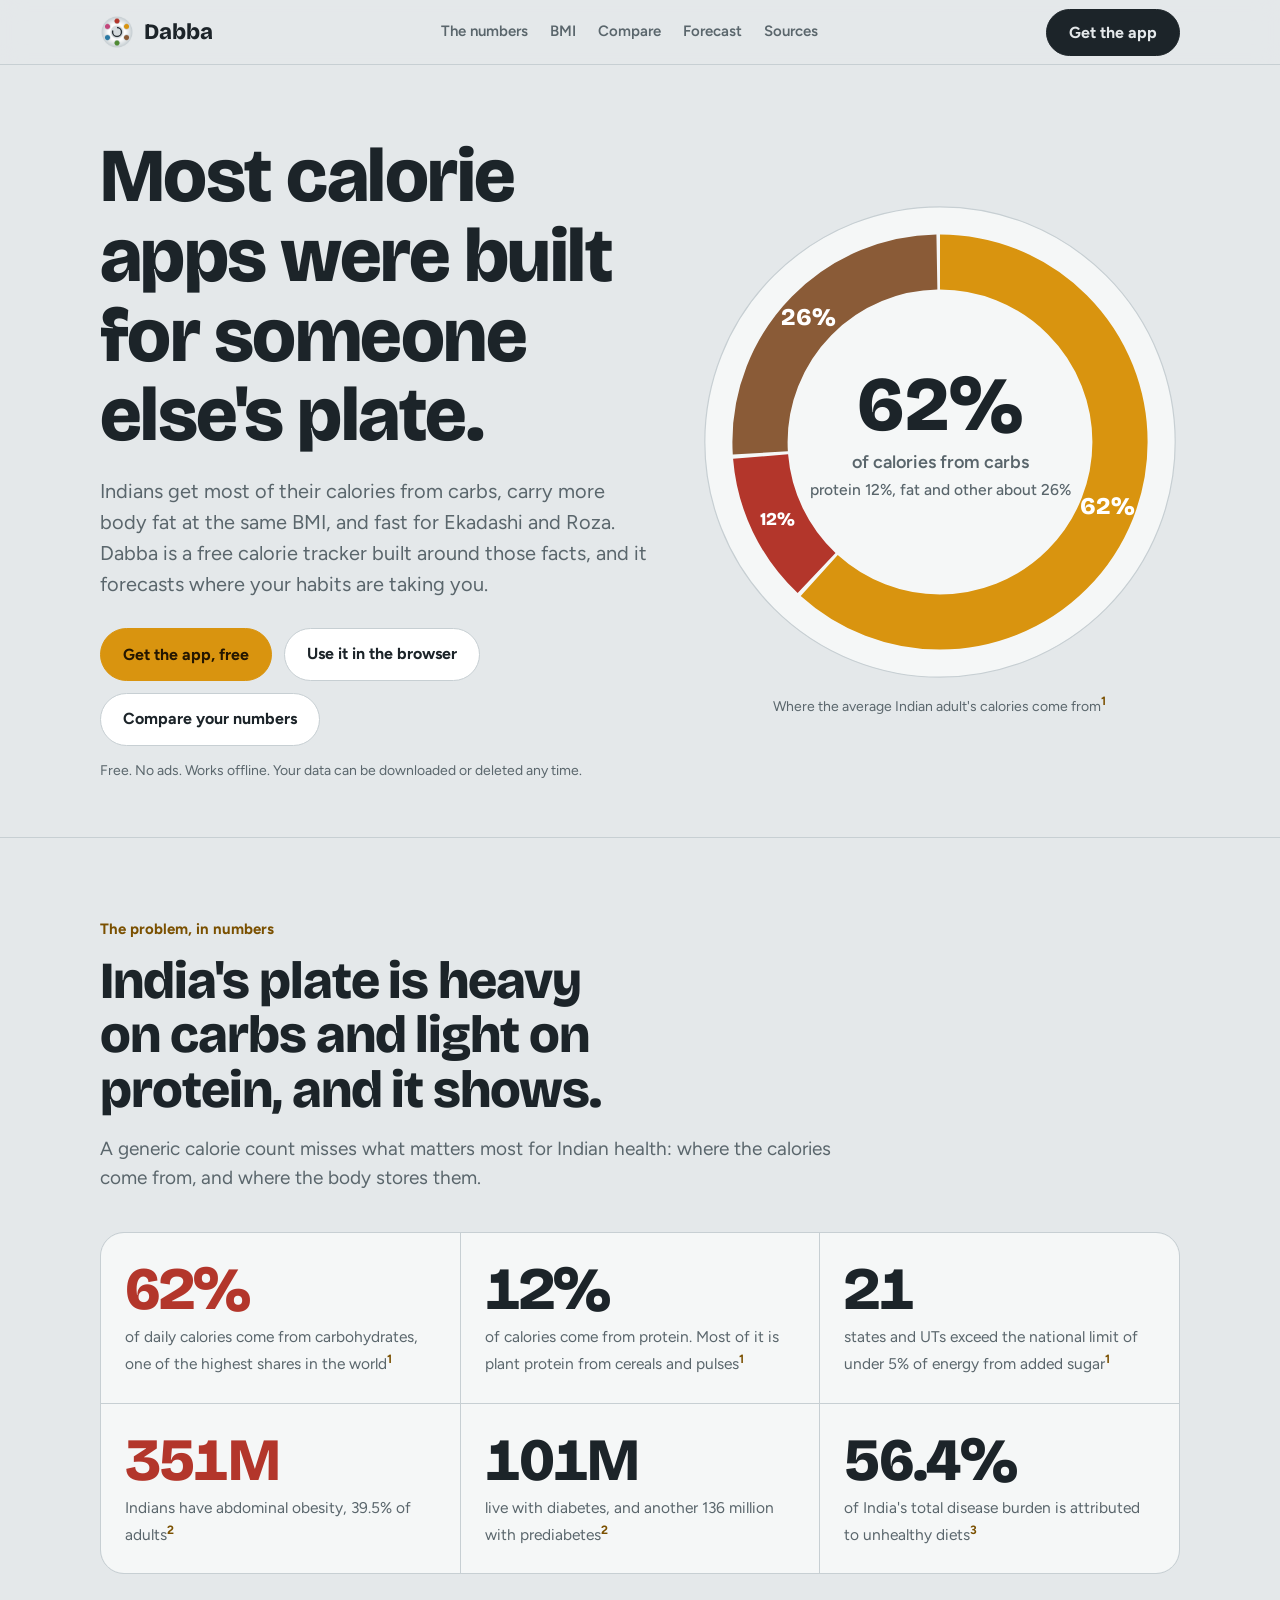
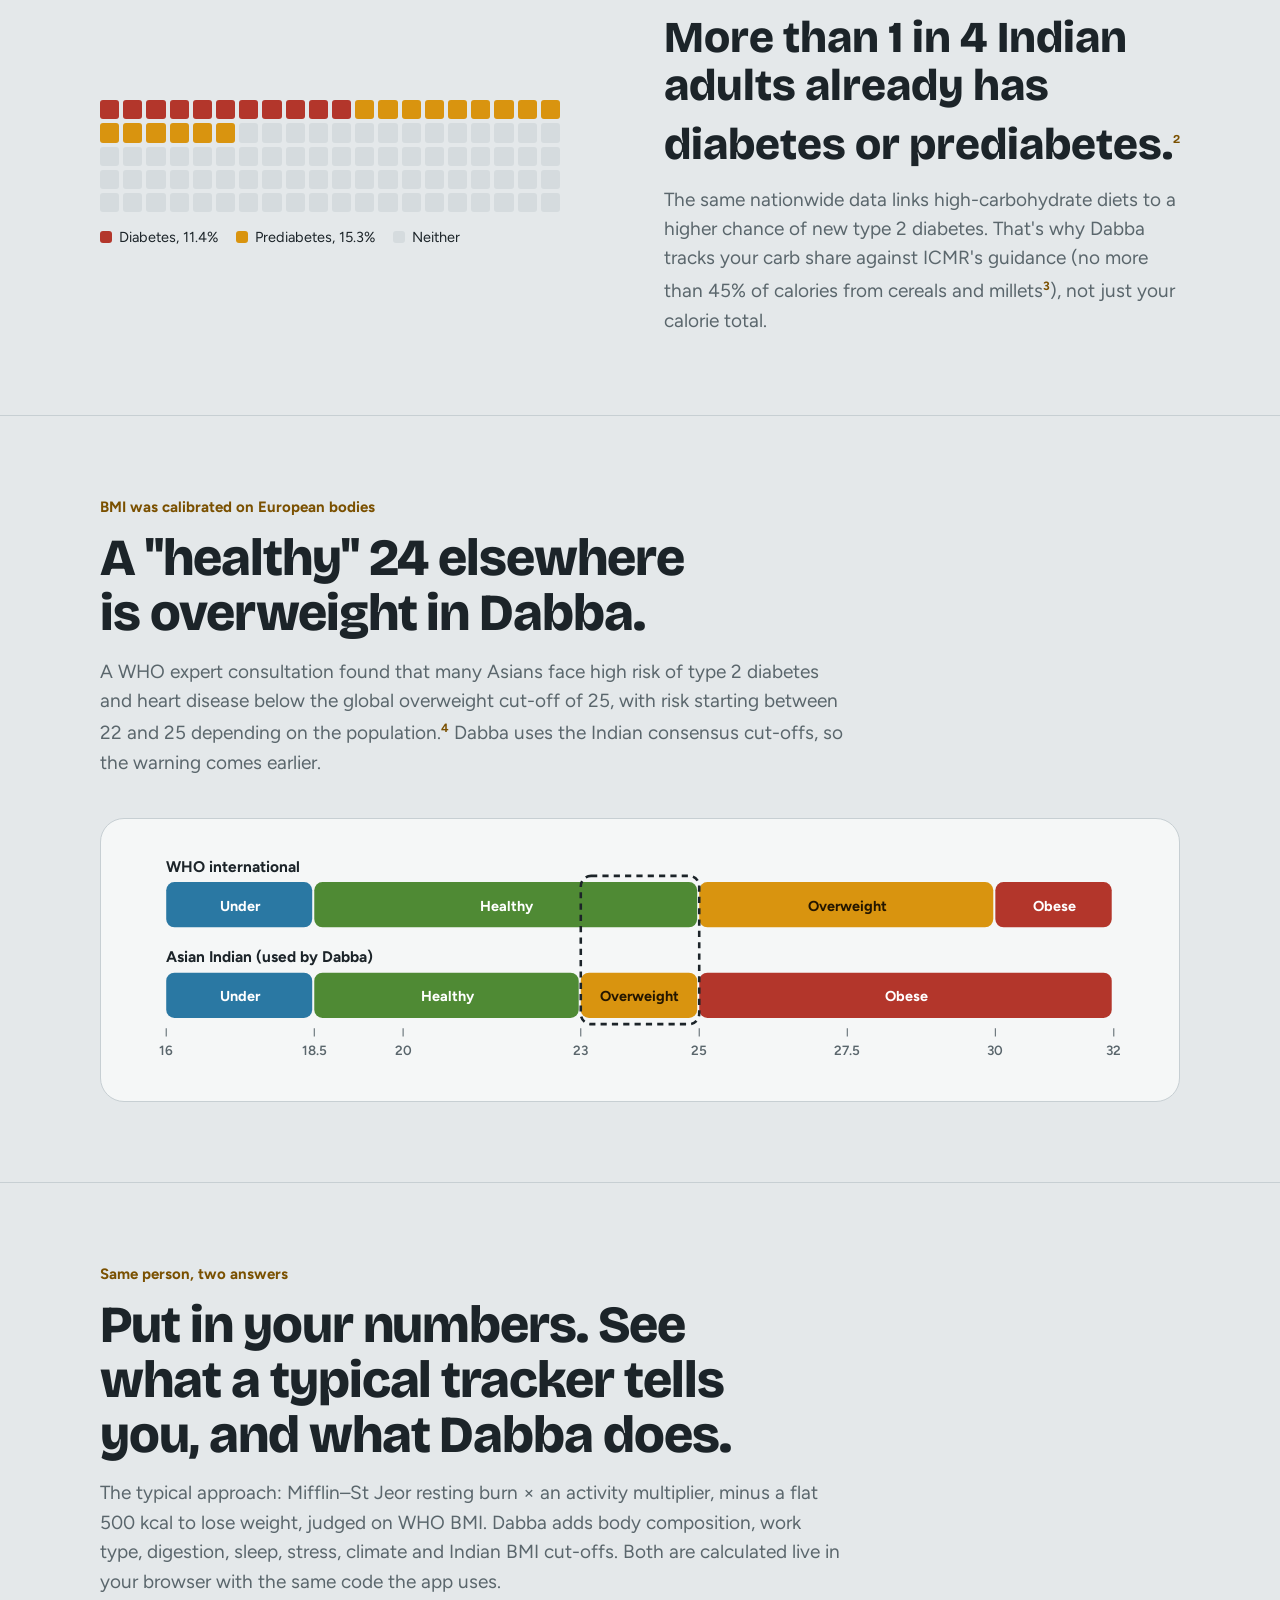
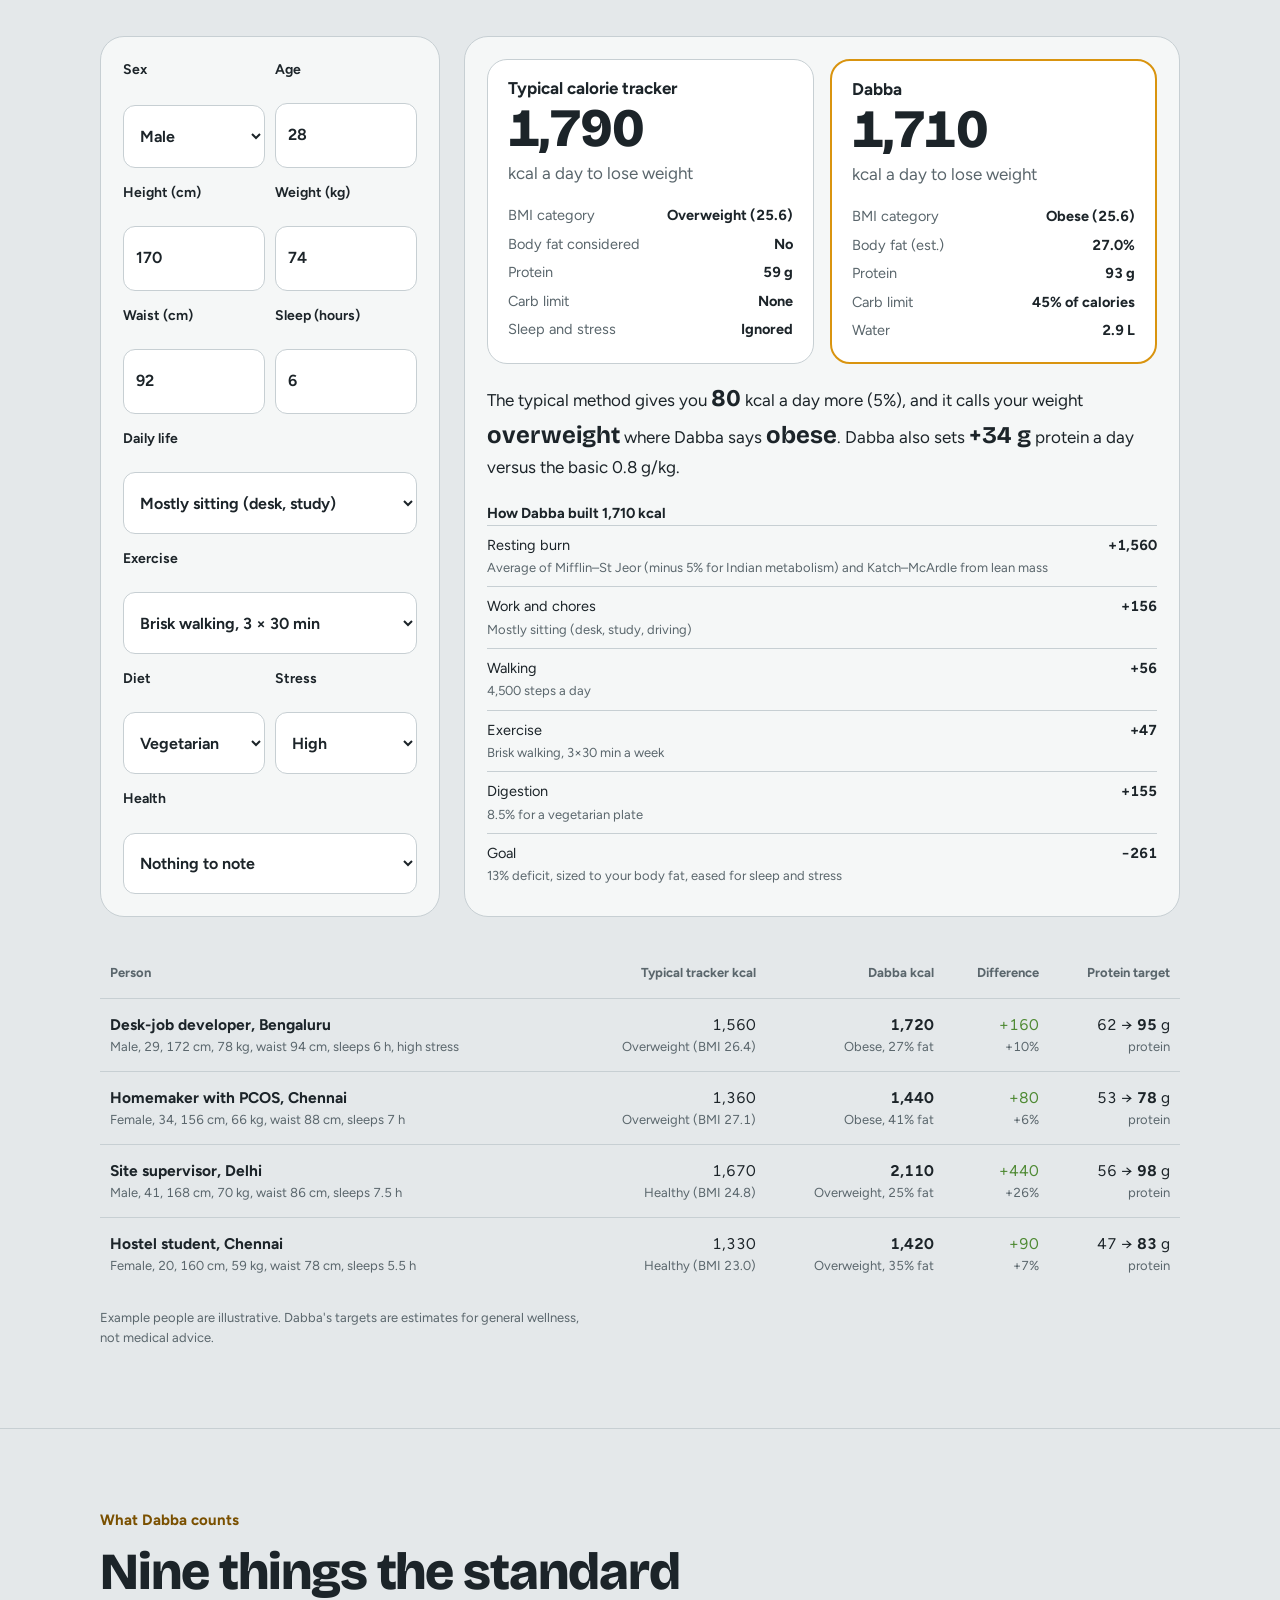
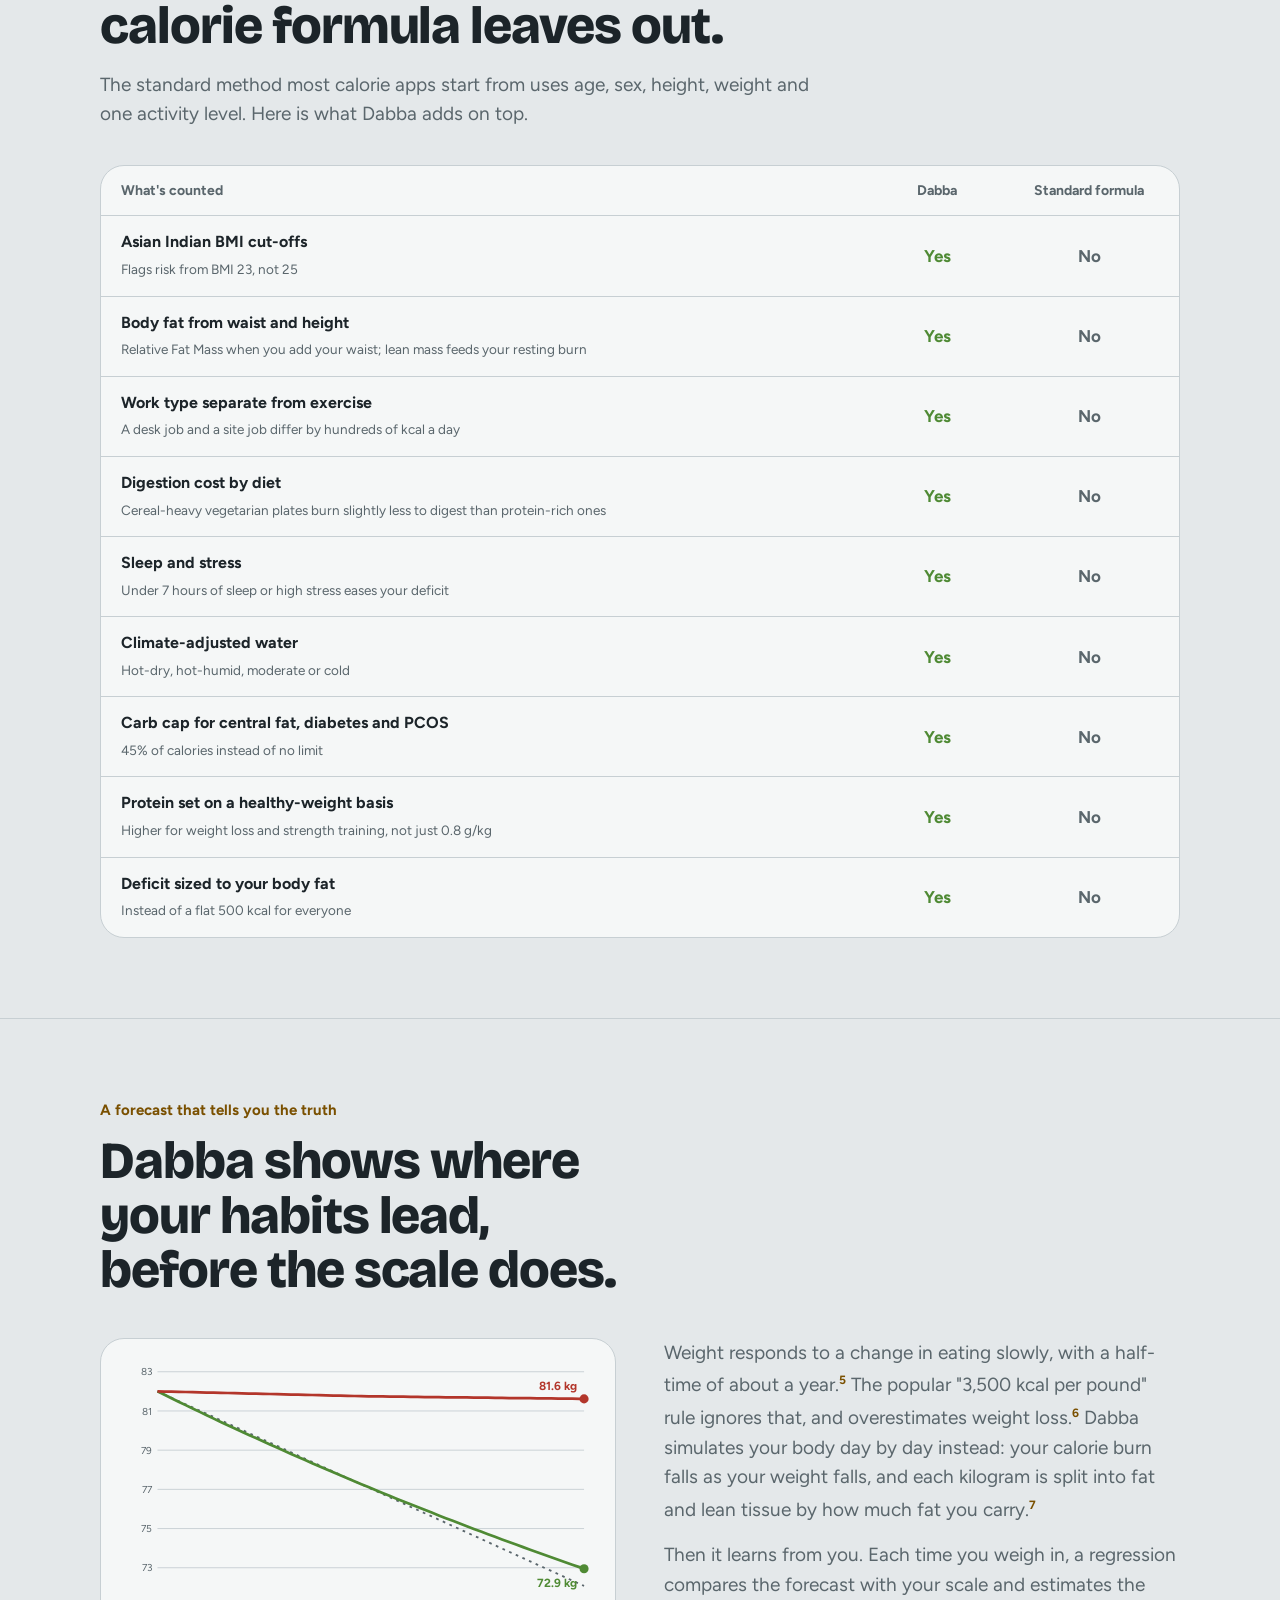
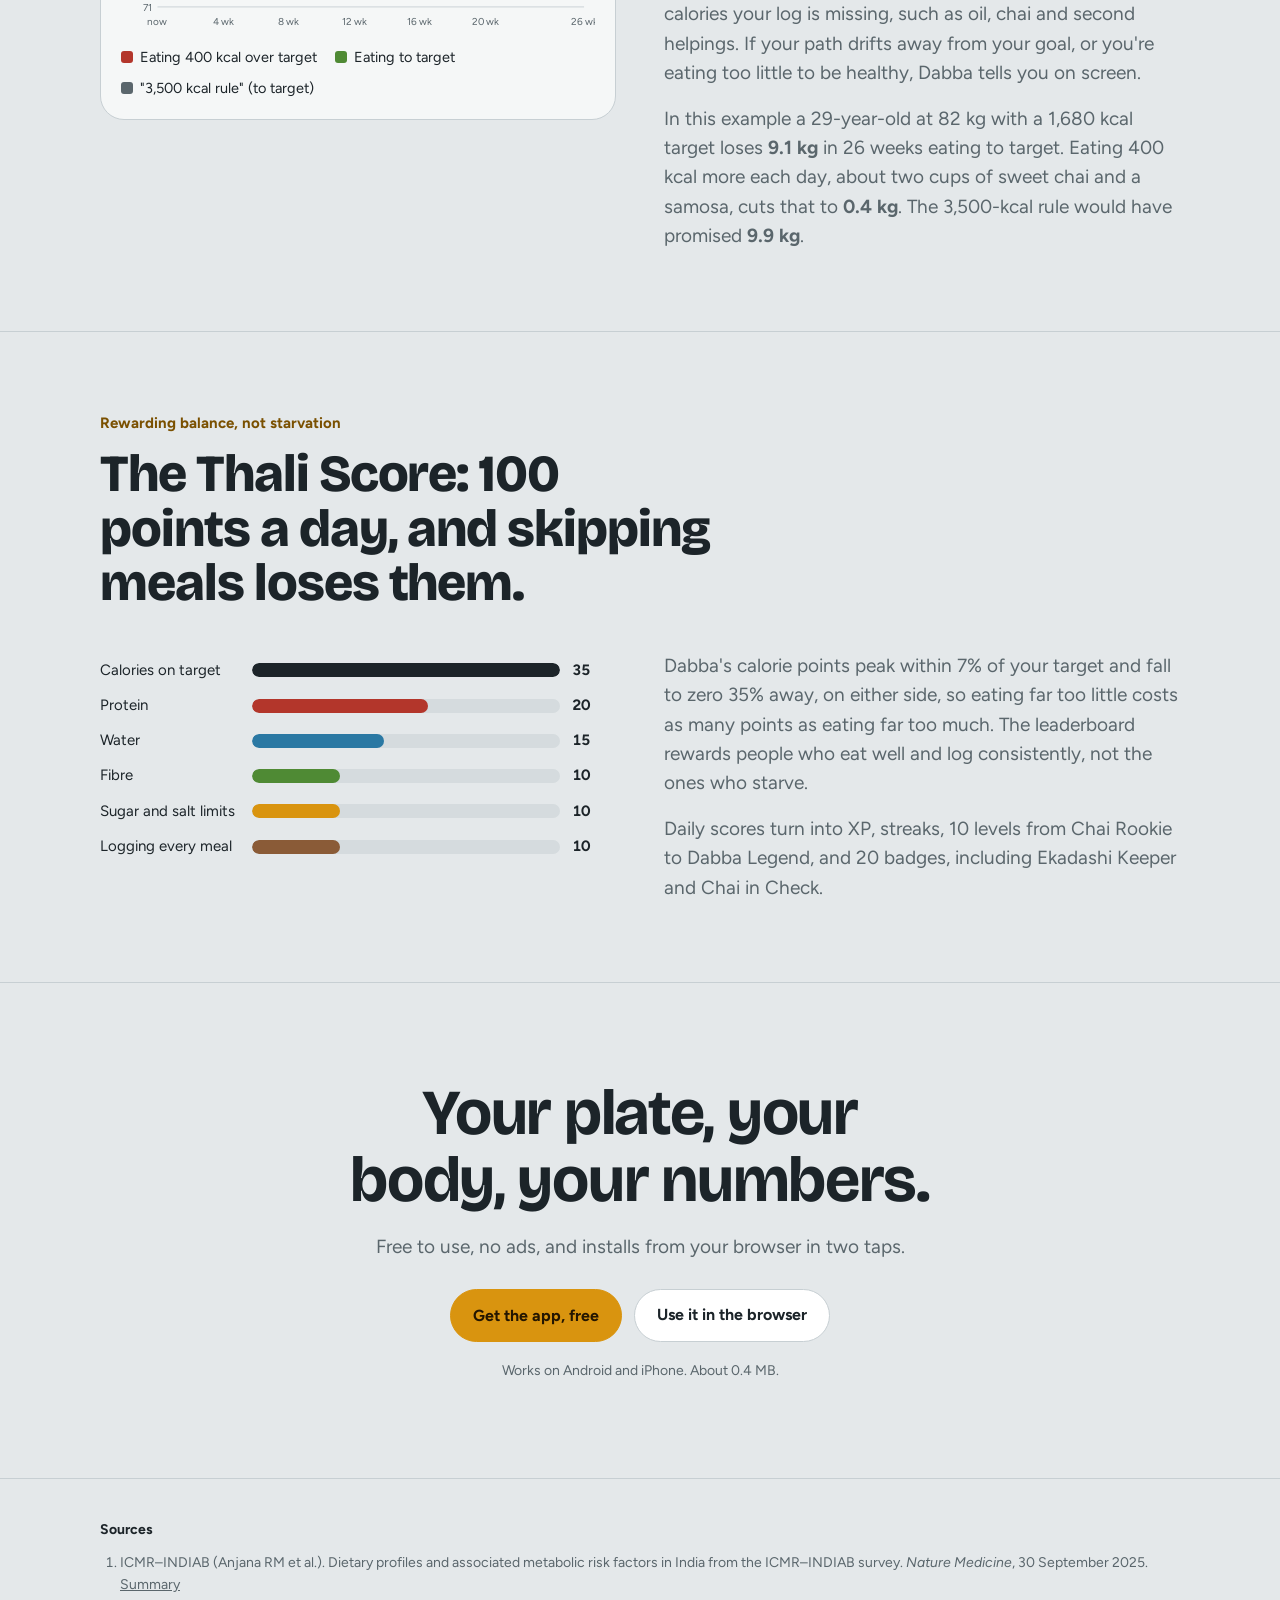
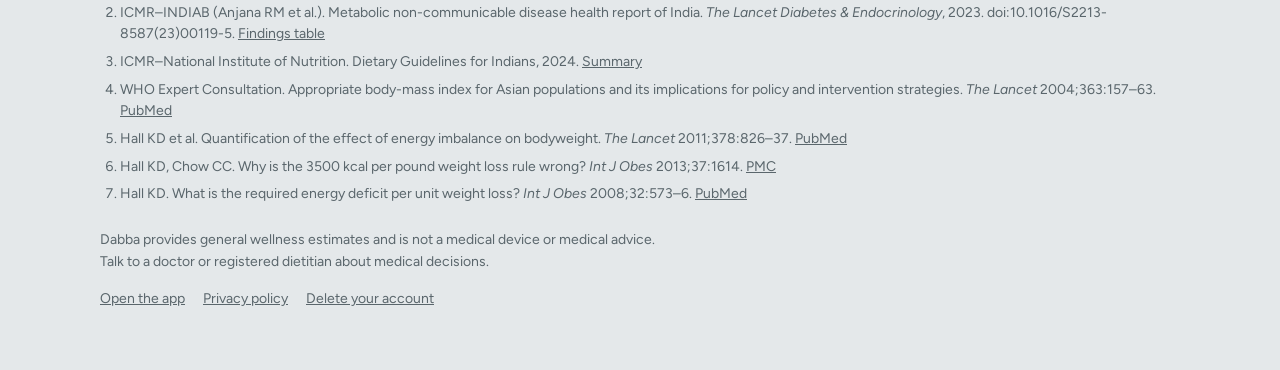
<file: index.html>
<!DOCTYPE html>
<html lang="en">
<head>
<meta charset="utf-8">
<meta name="viewport" content="width=device-width, initial-scale=1">
<title>Dabba: Calorie Tracking for Indian Plates</title>
<meta name="description" content="62% of Indian calories come from carbs and 351 million Indians carry abdominal obesity. Dabba is a free calorie tracker built for Indian bodies, Indian food and Indian routines.">
<meta property="og:title" content="Dabba: Calorie Tracking for Indian Plates">
<meta property="og:description" content="A free calorie tracker that adjusts for South Asian bodies, Indian food, sleep, stress and climate, and forecasts where your habits lead.">
<meta name="theme-color" content="#E4E8EA">
<link rel="icon" href="icons/icon-192.png">
<link rel="preconnect" href="https://fonts.googleapis.com">
<link rel="preconnect" href="https://fonts.gstatic.com" crossorigin>
<link href="https://fonts.googleapis.com/css2?family=Bricolage+Grotesque:opsz,wght@12..96,500;12..96,700;12..96,800&family=Figtree:wght@400;500;600;700&display=swap" rel="stylesheet">
<style>
/* Landing plan: the numbers are the story. Steel neutrals from the app, spice colours only on data.
   One wide editorial column; each section = one claim, one chart, one source. */
:root {
  --steel: #e4e8ea; --steel-2: #d5dbde; --surface: #f5f7f7; --raised: #fff; --ink: #1c2429; --muted: #5a666c; --line: #c7cfd3;
  --haldi: #d9940f; --haldi-ink: #7a5000; --mirch: #b3362b; --jeera: #8a5b37; --elaichi: #4f8a34; --jal: #2a78a3; --rai: #34405e;
  --display: "Bricolage Grotesque", "Avenir Next", "Segoe UI", sans-serif; --body: "Figtree", "Segoe UI", system-ui, sans-serif;
  color-scheme: light;
}
@media (prefers-color-scheme: dark) {
  :root { --steel: #12171a; --steel-2: #1b2226; --surface: #192024; --raised: #212a2f; --ink: #e7ecee; --muted: #9aa7ad; --line: #2f3a40;
    --haldi: #f0ad2b; --haldi-ink: #f6c766; --mirch: #e2604f; --jeera: #c48a5c; --elaichi: #7cbf5a; --jal: #5fb0dc; --rai: #9aa9d6; color-scheme: dark; }
}
* { box-sizing: border-box; }
html { scroll-behavior: smooth; }
body { margin: 0; background: var(--steel); color: var(--ink); font: 17px/1.55 var(--body); -webkit-font-smoothing: antialiased; }
a { color: inherit; }
h1, h2, h3 { font-family: var(--display); line-height: 1.05; letter-spacing: -0.02em; text-wrap: balance; margin: 0; }
p { margin: 0; max-width: 62ch; }
.num { font-variant-numeric: tabular-nums; }
.wrap { max-width: 1120px; margin: 0 auto; padding: 0 20px; }
:focus-visible { outline: 3px solid var(--haldi); outline-offset: 3px; border-radius: 6px; }

nav.top { position: sticky; top: 0; z-index: 10; background: color-mix(in srgb, var(--steel) 88%, transparent); backdrop-filter: blur(12px); border-bottom: 1px solid var(--line); }
nav.top .wrap { display: flex; align-items: center; justify-content: space-between; height: 64px; gap: 16px; }
.brand { display: flex; align-items: center; gap: 10px; font-family: var(--display); font-weight: 800; font-size: 22px; text-decoration: none; }
.brand img { width: 34px; height: 34px; border-radius: 50%; }
.navlinks { display: flex; gap: 22px; font-weight: 600; font-size: 15px; }
.navlinks a { text-decoration: none; color: var(--muted); }
.navlinks a:hover { color: var(--ink); }
.btn { display: inline-flex; align-items: center; justify-content: center; gap: 8px; border-radius: 999px; padding: 13px 22px; font-weight: 700; font-size: 16px; text-decoration: none; border: 1px solid var(--line); background: var(--raised); color: var(--ink); cursor: pointer; font-family: var(--body); }
.btn.haldi { background: var(--haldi); border-color: var(--haldi); color: #241600; }
.btn.ink { background: var(--ink); border-color: var(--ink); color: var(--steel); }
.btn:hover { filter: brightness(1.05); }
@media (max-width: 760px) { .navlinks { display: none; } }

/* Hero */
.hero { padding: 72px 0 56px; display: grid; grid-template-columns: 1.15fr 1fr; gap: 48px; align-items: center; }
.hero h1 { font-size: clamp(40px, 6vw, 76px); font-weight: 800; }
.hero p.lede { font-size: 20px; color: var(--muted); margin-top: 20px; }
.hero .ctas { display: flex; gap: 12px; margin-top: 28px; flex-wrap: wrap; }
.hero .fine { margin-top: 14px; font-size: 14px; color: var(--muted); }
.thali { position: relative; }
.thali svg { width: 100%; height: auto; display: block; }
.thali-cap { margin-top: 10px; font-size: 14px; color: var(--muted); text-align: center; }
@media (max-width: 880px) { .hero { grid-template-columns: 1fr; padding-top: 40px; } .thali { max-width: 420px; margin: 0 auto; } }

section.block { padding: 80px 0; border-top: 1px solid var(--line); }
.kicker { font-weight: 700; color: var(--haldi-ink); font-size: 15px; margin-bottom: 12px; }
.block h2 { font-size: clamp(32px, 4.2vw, 52px); font-weight: 800; max-width: 22ch; }
.block p.sub { font-size: 19px; color: var(--muted); margin-top: 16px; }
.src { font-size: 13px; color: var(--muted); margin-top: 18px; }
.src a { color: var(--muted); }
sup a { text-decoration: none; color: var(--haldi-ink); font-weight: 700; font-size: 12px; }

/* Stat grid */
.stats { display: grid; grid-template-columns: repeat(3, 1fr); gap: 1px; background: var(--line); border: 1px solid var(--line); border-radius: 24px; overflow: hidden; margin-top: 40px; }
.stat { background: var(--surface); padding: 26px 24px; display: grid; gap: 6px; align-content: start; }
.stat b { font-family: var(--display); font-weight: 800; font-size: clamp(40px, 5vw, 60px); line-height: 1; letter-spacing: -0.03em; font-variant-numeric: tabular-nums; }
.stat span { color: var(--muted); font-size: 15.5px; }
.stat.hl b { color: var(--mirch); }
@media (max-width: 820px) { .stats { grid-template-columns: 1fr 1fr; } }
@media (max-width: 520px) { .stats { grid-template-columns: 1fr; } }

/* Waffle */
.split { display: grid; grid-template-columns: 1fr 1fr; gap: 48px; align-items: center; margin-top: 40px; }
@media (max-width: 880px) { .split { grid-template-columns: 1fr; } }
.waffle { display: grid; grid-template-columns: repeat(20, 1fr); gap: 4px; max-width: 460px; }
.waffle i { aspect-ratio: 1; border-radius: 3px; background: var(--steel-2); }
.waffle i.d { background: var(--mirch); }
.waffle i.p { background: var(--haldi); }
.legend { display: flex; flex-wrap: wrap; gap: 8px 18px; margin-top: 14px; font-size: 14.5px; }
.legend span { display: inline-flex; align-items: center; gap: 7px; }
.legend i { width: 12px; height: 12px; border-radius: 3px; display: inline-block; }
.big-claim { font-family: var(--display); font-weight: 800; font-size: clamp(30px, 3.6vw, 44px); line-height: 1.1; }

/* BMI ruler */
.ruler { margin-top: 40px; background: var(--surface); border: 1px solid var(--line); border-radius: 24px; padding: 28px 24px; }
.ruler svg { width: 100%; height: auto; display: block; }
.ruler text { font-family: var(--body); }

/* Calculator */
.calc { margin-top: 40px; display: grid; grid-template-columns: 340px 1fr; gap: 24px; }
@media (max-width: 920px) { .calc { grid-template-columns: 1fr; } }
.panel { background: var(--surface); border: 1px solid var(--line); border-radius: 24px; padding: 22px; }
.form { display: grid; gap: 14px; }
.form .row { display: grid; grid-template-columns: 1fr 1fr; gap: 10px; }
.form label { display: grid; gap: 5px; font-weight: 650; font-size: 14px; }
.form input, .form select { font: inherit; font-size: 16px; padding: 10px 12px; border-radius: 12px; border: 1px solid var(--line); background: var(--raised); color: var(--ink); min-height: 44px; width: 100%; }
.versus { display: grid; grid-template-columns: 1fr 1fr; gap: 16px; }
@media (max-width: 560px) { .versus { grid-template-columns: 1fr; } }
.vcard { border-radius: 20px; padding: 20px; border: 1px solid var(--line); background: var(--raised); display: grid; gap: 4px; align-content: start; }
.vcard.dabba { border: 2px solid var(--haldi); }
.vcard h3 { font-size: 17px; font-family: var(--body); font-weight: 700; letter-spacing: 0; }
.vcard .k { font-family: var(--display); font-weight: 800; font-size: 54px; line-height: 1; font-variant-numeric: tabular-nums; letter-spacing: -0.03em; }
.vcard dl { display: grid; grid-template-columns: 1fr auto; gap: 6px 12px; margin: 14px 0 0; font-size: 14.5px; }
.vcard dt { color: var(--muted); } .vcard dd { margin: 0; font-weight: 700; text-align: right; font-variant-numeric: tabular-nums; }
.delta { margin-top: 16px; font-size: 17px; }
.delta b { font-family: var(--display); font-size: 24px; }
.recipe { margin-top: 16px; display: grid; gap: 0; font-size: 14.5px; }
.recipe div { display: grid; grid-template-columns: 1fr auto; gap: 2px 12px; padding: 8px 0; border-top: 1px solid var(--line); }
.recipe span.d { grid-column: 1 / -1; color: var(--muted); font-size: 13px; }
.recipe b.v { font-variant-numeric: tabular-nums; }

/* Persona table */
table.cmp { width: 100%; border-collapse: collapse; margin-top: 32px; font-size: 15.5px; }
table.cmp th, table.cmp td { padding: 14px 10px; border-top: 1px solid var(--line); text-align: right; vertical-align: top; font-variant-numeric: tabular-nums; }
table.cmp th:first-child, table.cmp td:first-child { text-align: left; }
table.cmp thead th { font-size: 13px; color: var(--muted); font-weight: 700; border-top: 0; }
table.cmp td small { display: block; color: var(--muted); font-size: 13px; }
.pos { color: var(--elaichi); } .neg { color: var(--mirch); }
.tablewrap { overflow-x: auto; }

/* Feature matrix */
.matrix { margin-top: 36px; border: 1px solid var(--line); border-radius: 24px; overflow: hidden; background: var(--surface); }
.matrix .r { display: grid; grid-template-columns: 1fr 140px 140px; gap: 12px; padding: 14px 20px; border-top: 1px solid var(--line); align-items: center; }
.matrix .r:first-child { border-top: 0; font-weight: 700; font-size: 14px; color: var(--muted); }
.matrix .r b { display: block; font-size: 16px; }
.matrix .r small { color: var(--muted); font-size: 13.5px; }
.matrix .c { text-align: center; font-weight: 700; }
.yes { color: var(--elaichi); } .no { color: var(--muted); }
@media (max-width: 620px) { .matrix .r { grid-template-columns: 1fr 72px 72px; padding: 12px 14px; } }

/* Forecast demo + score */
.chartbox { background: var(--surface); border: 1px solid var(--line); border-radius: 24px; padding: 20px; }
.chartbox svg { width: 100%; height: auto; display: block; }
.chartbox text { font-family: var(--body); font-size: 11px; fill: var(--muted); }
.bars { display: grid; gap: 12px; margin-top: 8px; }
.bars .b { display: grid; grid-template-columns: 140px 1fr 44px; gap: 12px; align-items: center; font-size: 15px; }
.bars .t { height: 14px; background: var(--steel-2); border-radius: 8px; overflow: hidden; }
.bars .t i { display: block; height: 100%; border-radius: 8px; }

.cta { text-align: center; padding: 96px 0; border-top: 1px solid var(--line); }
.cta h2 { font-size: clamp(36px, 5vw, 64px); margin: 0 auto; max-width: 18ch; }
.cta p { margin: 18px auto 0; color: var(--muted); font-size: 19px; }
.cta .ctas { display: flex; gap: 12px; justify-content: center; margin-top: 28px; flex-wrap: wrap; }
footer { border-top: 1px solid var(--line); padding: 40px 0 60px; font-size: 14px; color: var(--muted); }
footer ol { padding-left: 20px; display: grid; gap: 6px; margin: 12px 0 24px; }
footer .links { display: flex; gap: 18px; flex-wrap: wrap; }
@media (prefers-reduced-motion: reduce) { html { scroll-behavior: auto; } }
.getapp { position: fixed; inset: 0; z-index: 50; background: rgba(10,14,16,.55); display: grid; place-items: end center; padding: 16px; }
.getapp[hidden] { display: none; }
.getapp .card { background: var(--surface); color: var(--ink); width: 100%; max-width: 440px; border-radius: 26px; padding: 24px; display: grid; gap: 14px; border: 1px solid var(--line); box-shadow: 0 20px 60px -20px rgba(0,0,0,.5); }
@media (min-width: 700px) { .getapp { place-items: center; } }
.getapp h3 { font-size: 26px; }
.getapp ol { margin: 0; padding-left: 22px; display: grid; gap: 8px; }
.getapp .qr { width: 220px; height: 220px; margin: 0 auto; background: #fff; border-radius: 16px; padding: 10px; }
.getapp .qr svg { width: 100%; height: 100%; display: block; }
.getapp .row { display: flex; gap: 10px; flex-wrap: wrap; }
.getapp .row .btn { flex: 1; }
.getapp .note { font-size: 13.5px; color: var(--muted); }
</style>
</head>
<body>
<nav class="top" aria-label="Main"><div class="wrap">
  <a class="brand" href="#"><img src="icons/icon-192.png" alt="">Dabba</a>
  <div class="navlinks"><a href="#numbers">The numbers</a><a href="#bmi">BMI</a><a href="#calculator">Compare</a><a href="#forecast">Forecast</a><a href="#sources">Sources</a></div>
  <button class="btn ink" data-get-app>Get the app</button>
</div></nav>

<main>
<div class="wrap">
  <header class="hero">
    <div>
      <h1>Most calorie apps were built for someone else's plate.</h1>
      <p class="lede">Indians get most of their calories from carbs, carry more body fat at the same BMI, and fast for Ekadashi and Roza. Dabba is a free calorie tracker built around those facts, and it forecasts where your habits are taking you.</p>
      <div class="ctas"><button class="btn haldi" data-get-app>Get the app, free</button><a class="btn" href="#" data-app-link>Use it in the browser</a><a class="btn" href="#calculator">Compare your numbers</a></div>
      <p class="fine">Free. No ads. Works offline. Your data can be downloaded or deleted any time.</p>
    </div>
    <figure class="thali" style="margin:0">
      <svg id="thali" viewBox="0 0 400 400" role="img" aria-label="Energy split of the average Indian diet: 62 percent carbohydrates, 12 percent protein, about 26 percent fat"></svg>
      <figcaption class="thali-cap">Where the average Indian adult's calories come from<sup><a href="#s1">1</a></sup></figcaption>
    </figure>
  </header>
</div>

<section class="block" id="numbers"><div class="wrap">
  <div class="kicker">The problem, in numbers</div>
  <h2>India's plate is heavy on carbs and light on protein, and it shows.</h2>
  <p class="sub">A generic calorie count misses what matters most for Indian health: where the calories come from, and where the body stores them.</p>
  <div class="stats">
    <div class="stat hl"><b>62%</b><span>of daily calories come from carbohydrates, one of the highest shares in the world<sup><a href="#s1">1</a></sup></span></div>
    <div class="stat"><b>12%</b><span>of calories come from protein. Most of it is plant protein from cereals and pulses<sup><a href="#s1">1</a></sup></span></div>
    <div class="stat"><b>21</b><span>states and UTs exceed the national limit of under 5% of energy from added sugar<sup><a href="#s1">1</a></sup></span></div>
    <div class="stat hl"><b>351M</b><span>Indians have abdominal obesity, 39.5% of adults<sup><a href="#s2">2</a></sup></span></div>
    <div class="stat"><b>101M</b><span>live with diabetes, and another 136 million with prediabetes<sup><a href="#s2">2</a></sup></span></div>
    <div class="stat"><b>56.4%</b><span>of India's total disease burden is attributed to unhealthy diets<sup><a href="#s3">3</a></sup></span></div>
  </div>
  <div class="split">
    <div>
      <div class="waffle" id="waffle" role="img" aria-label="Out of 100 Indian adults, about 11 have diabetes and 15 have prediabetes"></div>
      <div class="legend"><span><i style="background:var(--mirch)"></i>Diabetes, 11.4%</span><span><i style="background:var(--haldi)"></i>Prediabetes, 15.3%</span><span><i style="background:var(--steel-2)"></i>Neither</span></div>
    </div>
    <div>
      <p class="big-claim">More than 1 in 4 Indian adults already has diabetes or prediabetes.<sup><a href="#s2">2</a></sup></p>
      <p class="sub">The same nationwide data links high-carbohydrate diets to a higher chance of new type 2 diabetes. That's why Dabba tracks your carb share against ICMR's guidance (no more than 45% of calories from cereals and millets<sup><a href="#s3">3</a></sup>), not just your calorie total.</p>
    </div>
  </div>
</div></section>

<section class="block" id="bmi"><div class="wrap">
  <div class="kicker">BMI was calibrated on European bodies</div>
  <h2>A "healthy" 24 elsewhere is overweight in Dabba.</h2>
  <p class="sub">A WHO expert consultation found that many Asians face high risk of type 2 diabetes and heart disease below the global overweight cut-off of 25, with risk starting between 22 and 25 depending on the population.<sup><a href="#s4">4</a></sup> Dabba uses the Indian consensus cut-offs, so the warning comes earlier.</p>
  <div class="ruler"><svg id="ruler" viewBox="0 0 1000 220" role="img" aria-label="BMI scale comparing WHO international categories with the Asian Indian categories Dabba uses"></svg></div>
</div></section>

<section class="block" id="calculator"><div class="wrap">
  <div class="kicker">Same person, two answers</div>
  <h2>Put in your numbers. See what a typical tracker tells you, and what Dabba does.</h2>
  <p class="sub">The typical approach: Mifflin–St Jeor resting burn × an activity multiplier, minus a flat 500 kcal to lose weight, judged on WHO BMI. Dabba adds body composition, work type, digestion, sleep, stress, climate and Indian BMI cut-offs. Both are calculated live in your browser with the same code the app uses.</p>
  <div class="calc">
    <form class="panel form" id="calc" aria-label="Your details" onsubmit="return false">
      <div class="row">
        <label>Sex<select id="c-sex"><option value="f">Female</option><option value="m" selected>Male</option></select></label>
        <label>Age<input id="c-age" type="number" inputmode="numeric" min="18" max="90" value="28"></label>
      </div>
      <div class="row">
        <label>Height (cm)<input id="c-h" type="number" inputmode="decimal" min="130" max="220" value="170"></label>
        <label>Weight (kg)<input id="c-w" type="number" inputmode="decimal" min="35" max="200" value="74"></label>
      </div>
      <div class="row">
        <label>Waist (cm)<input id="c-waist" type="number" inputmode="decimal" min="50" max="170" value="92"></label>
        <label>Sleep (hours)<input id="c-sleep" type="number" inputmode="decimal" min="4" max="10" step="0.5" value="6"></label>
      </div>
      <label>Daily life<select id="c-occ"><option value="desk" selected>Mostly sitting (desk, study)</option><option value="mixed">On your feet part of the day</option><option value="field">Moving most of the day</option><option value="manual">Heavy physical work</option></select></label>
      <label>Exercise<select id="c-ex"><option value="none">None</option><option value="walk" selected>Brisk walking, 3 × 30 min</option><option value="strength">Gym, 4 × 60 min</option><option value="run">Running, 3 × 40 min</option></select></label>
      <div class="row">
        <label>Diet<select id="c-diet"><option value="v" selected>Vegetarian</option><option value="vg">Vegan</option><option value="jain">Jain</option><option value="e">Eggetarian</option><option value="n">Non-veg</option></select></label>
        <label>Stress<select id="c-stress"><option value="1">Low</option><option value="3">Medium</option><option value="4" selected>High</option></select></label>
      </div>
      <label>Health<select id="c-health"><option value="none" selected>Nothing to note</option><option value="diabetes">Diabetes or prediabetes</option><option value="pcos">PCOS</option><option value="hypo">Hypothyroidism</option></select></label>
    </form>
    <div class="panel">
      <div class="versus">
        <div class="vcard"><h3>Typical calorie tracker</h3><div class="k num" id="r-std">–</div><div class="muted" style="color:var(--muted)">kcal a day to lose weight</div><dl id="r-std-dl"></dl></div>
        <div class="vcard dabba"><h3>Dabba</h3><div class="k num" id="r-dab">–</div><div style="color:var(--muted)">kcal a day to lose weight</div><dl id="r-dab-dl"></dl></div>
      </div>
      <p class="delta" id="r-delta"></p>
      <div class="recipe" id="r-recipe"></div>
    </div>
  </div>
  <div class="tablewrap">
    <table class="cmp" id="personas" aria-label="Typical tracker versus Dabba for four example people"></table>
  </div>
  <p class="src">Example people are illustrative. Dabba's targets are estimates for general wellness, not medical advice.</p>
</div></section>

<section class="block" id="different"><div class="wrap">
  <div class="kicker">What Dabba counts</div>
  <h2>Nine things the standard calorie formula leaves out.</h2>
  <p class="sub">The standard method most calorie apps start from uses age, sex, height, weight and one activity level. Here is what Dabba adds on top.</p>
  <div class="matrix" id="matrix"></div>
</div></section>

<section class="block" id="forecast"><div class="wrap">
  <div class="kicker">A forecast that tells you the truth</div>
  <h2>Dabba shows where your habits lead, before the scale does.</h2>
  <div class="split" style="align-items:start">
    <div class="chartbox"><svg id="fc" viewBox="0 0 520 300" role="img" aria-label="Simulated weight over 26 weeks for an example person eating 2,300 kcal versus their target"></svg>
      <div class="legend"><span><i style="background:var(--mirch)"></i>Eating 400 kcal over target</span><span><i style="background:var(--elaichi)"></i>Eating to target</span><span><i style="background:var(--muted)"></i>"3,500 kcal rule" (to target)</span></div>
    </div>
    <div style="display:grid;gap:16px">
      <p class="sub" style="margin:0">Weight responds to a change in eating slowly, with a half-time of about a year.<sup><a href="#s5">5</a></sup> The popular "3,500 kcal per pound" rule ignores that, and overestimates weight loss.<sup><a href="#s6">6</a></sup> Dabba simulates your body day by day instead: your calorie burn falls as your weight falls, and each kilogram is split into fat and lean tissue by how much fat you carry.<sup><a href="#s7">7</a></sup></p>
      <p class="sub" style="margin:0">Then it learns from you. Each time you weigh in, a regression compares the forecast with your scale and estimates the calories your log is missing, such as oil, chai and second helpings. If your path drifts away from your goal, or you're eating too little to be healthy, Dabba tells you on screen.</p>
      <p class="sub" style="margin:0" id="fc-text"></p>
    </div>
  </div>
</div></section>

<section class="block" id="score"><div class="wrap">
  <div class="kicker">Rewarding balance, not starvation</div>
  <h2>The Thali Score: 100 points a day, and skipping meals loses them.</h2>
  <div class="split" style="align-items:start">
    <div class="bars" id="scorebars"></div>
    <div style="display:grid;gap:16px">
      <p class="sub" style="margin:0">Dabba's calorie points peak within 7% of your target and fall to zero 35% away, on either side, so eating far too little costs as many points as eating far too much. The leaderboard rewards people who eat well and log consistently, not the ones who starve.</p>
      <p class="sub" style="margin:0">Daily scores turn into XP, streaks, 10 levels from Chai Rookie to Dabba Legend, and 20 badges, including Ekadashi Keeper and Chai in Check.</p>
    </div>
  </div>
</div></section>

<section class="cta" id="get"><div class="wrap">
  <h2>Your plate, your body, your numbers.</h2>
  <p>Free to use, no ads, and installs from your browser in two taps.</p>
  <div class="ctas"><button class="btn haldi" data-get-app>Get the app, free</button><a class="btn" href="#" data-app-link>Use it in the browser</a></div>
  <p style="font-size:14px">Works on Android and iPhone. About 0.4 MB.</p>
</div></section>
</main>

<footer><div class="wrap">
  <b id="sources" style="color:var(--ink)">Sources</b>
  <ol>
    <li id="s1">ICMR–INDIAB (Anjana RM et al.). Dietary profiles and associated metabolic risk factors in India from the ICMR–INDIAB survey. <i>Nature Medicine</i>, 30 September 2025. <a href="https://www.downtoearth.org.in/food/indian-diets-heavy-on-carbs-and-sugar-linked-to-surge-in-diabetes-study-finds">Summary</a></li>
    <li id="s2">ICMR–INDIAB (Anjana RM et al.). Metabolic non-communicable disease health report of India. <i>The Lancet Diabetes &amp; Endocrinology</i>, 2023. doi:10.1016/S2213-8587(23)00119-5. <a href="https://nmji.in/lessons-learnt-from-the-icmrindiab-study">Findings table</a></li>
    <li id="s3">ICMR–National Institute of Nutrition. Dietary Guidelines for Indians, 2024. <a href="https://thefederal.com/category/news/icmr-releases-17-dietary-guidelines-blames-unhealthy-diet-for-564-diseases-in-india-121540">Summary</a></li>
    <li id="s4">WHO Expert Consultation. Appropriate body-mass index for Asian populations and its implications for policy and intervention strategies. <i>The Lancet</i> 2004;363:157–63. <a href="https://pubmed.ncbi.nlm.nih.gov/14726171/">PubMed</a></li>
    <li id="s5">Hall KD et al. Quantification of the effect of energy imbalance on bodyweight. <i>The Lancet</i> 2011;378:826–37. <a href="https://pubmed.ncbi.nlm.nih.gov/21872751/">PubMed</a></li>
    <li id="s6">Hall KD, Chow CC. Why is the 3500 kcal per pound weight loss rule wrong? <i>Int J Obes</i> 2013;37:1614. <a href="https://pmc.ncbi.nlm.nih.gov/articles/PMC3859816">PMC</a></li>
    <li id="s7">Hall KD. What is the required energy deficit per unit weight loss? <i>Int J Obes</i> 2008;32:573–6. <a href="https://pubmed.ncbi.nlm.nih.gov/17848938/">PubMed</a></li>
  </ol>
  <p>Dabba provides general wellness estimates and is not a medical device or medical advice. Talk to a doctor or registered dietitian about medical decisions.</p>
  <div class="links" style="margin-top:16px"><a href="#" data-app-link>Open the app</a><a href="privacy.html">Privacy policy</a><a href="delete-account.html">Delete your account</a></div>
</div></footer>

<div class="getapp" id="getapp" role="dialog" aria-modal="true" aria-labelledby="getapp-title" hidden><div class="card" id="getapp-card"></div></div>

<script src="vendor/qrcode.js"></script>
<script src="engine.js"></script>
<script src="forecast.js"></script>
<script>
(() => {
"use strict";
const E = window.DabbaEngine, F = window.DabbaForecast;
const $ = s => document.querySelector(s);
const fmt = (n, d = 0) => Number(n).toLocaleString("en-IN", { maximumFractionDigits: d, minimumFractionDigits: d });
const css = v => getComputedStyle(document.documentElement).getPropertyValue(v).trim();
const esc = s => String(s).replace(/[&<>"]/g, c => ({ "&": "&amp;", "<": "&lt;", ">": "&gt;", '"': "&quot;" }[c]));

/* Hero thali: energy split of the average Indian diet (ICMR-INDIAB). Fat is the remainder. */
(function thali() {
  const parts = [["Carbohydrates", 62, "--haldi"], ["Protein", 12, "--mirch"], ["Fat and other", 26, "--jeera"]];
  const C = 200, R = 150, w = 46, circ = 2 * Math.PI * R;
  let acc = 0, segs = "";
  for (const [, v, col] of parts) {
    segs += `<circle cx="${C}" cy="${C}" r="${R}" fill="none" stroke="var(${col})" stroke-width="${w}" stroke-dasharray="${circ * v / 100 - 3} ${circ}" stroke-dashoffset="${-circ * acc / 100}" transform="rotate(-90 ${C} ${C})"/>`;
    acc += v;
  }
  const labels = parts.map(([n, v], i) => { const mid = (parts.slice(0, i).reduce((a, p) => a + p[1], 0) + v / 2) / 100 * 2 * Math.PI - Math.PI / 2; const x = C + (R + 0) * Math.cos(mid), y = C + R * Math.sin(mid); return `<text x="${x}" y="${y + 5}" text-anchor="middle" style="font:800 ${v > 20 ? 20 : 15}px var(--display);fill:#fff">${v}%</text>`; }).join("");
  $("#thali").innerHTML = `<circle cx="${C}" cy="${C}" r="196" fill="var(--surface)" stroke="var(--line)"/>${segs}${labels}
    <text x="${C}" y="${C - 10}" text-anchor="middle" style="font:800 64px var(--display);fill:var(--ink)">62%</text>
    <text x="${C}" y="${C + 22}" text-anchor="middle" style="font:600 15px var(--body);fill:var(--muted)">of calories from carbs</text>
    <text x="${C}" y="${C + 44}" text-anchor="middle" style="font:500 13px var(--body);fill:var(--muted)">protein 12%, fat and other about 26%</text>`;
})();

/* Waffle: 100 adults */
(function waffle() {
  let h = "";
  for (let i = 0; i < 100; i++) h += `<i class="${i < 11 ? "d" : i < 26 ? "p" : ""}"></i>`;
  $("#waffle").innerHTML = h;
})();

/* BMI ruler: WHO international vs Asian Indian categories */
(function ruler() {
  const x = b => 40 + (b - 16) / (32 - 16) * 920;
  const band = (y, a, b, col, label, txt = "#fff") => `<rect x="${x(a)}" y="${y}" width="${x(b) - x(a) - 2}" height="44" rx="8" fill="var(${col})"/><text x="${(x(a) + x(b)) / 2}" y="${y + 28}" text-anchor="middle" style="font:700 14px var(--body);fill:${txt}">${label}</text>`;
  const ticks = [16, 18.5, 20, 23, 25, 27.5, 30, 32].map(b => `<line x1="${x(b)}" x2="${x(b)}" y1="176" y2="184" stroke="var(--muted)"/><text x="${x(b)}" y="202" text-anchor="middle" style="font:600 13px var(--body);fill:var(--muted)">${b}</text>`).join("");
  $("#ruler").innerHTML = `
    <text x="40" y="24" style="font:700 15px var(--body);fill:var(--ink)">WHO international</text>
    ${band(34, 16, 18.5, "--jal", "Under")}${band(34, 18.5, 25, "--elaichi", "Healthy")}${band(34, 25, 30, "--haldi", "Overweight", "#241600")}${band(34, 30, 32, "--mirch", "Obese")}
    <text x="40" y="112" style="font:700 15px var(--body);fill:var(--ink)">Asian Indian (used by Dabba)</text>
    ${band(122, 16, 18.5, "--jal", "Under")}${band(122, 18.5, 23, "--elaichi", "Healthy")}${band(122, 23, 25, "--haldi", "Overweight", "#241600")}${band(122, 25, 32, "--mirch", "Obese")}
    <rect x="${x(23)}" y="28" width="${x(25) - x(23)}" height="144" fill="none" stroke="var(--ink)" stroke-width="2.5" stroke-dasharray="6 5" rx="10"/>
    ${ticks}`;
})();

/* Calculator */
const EX = { none: [0, 0], walk: [3, 30], strength: [4, 60], run: [3, 40] };
const STD_PAL = { none: 1.2, walk: 1.375, strength: 1.55, run: 1.55 };
const OCC_BUMP = { desk: 0, mixed: 0.05, field: 0.1, manual: 0.2 };
function standard(p) {
  const bmr = 10 * p.weight + 6.25 * p.height - 5 * p.age + (p.sex === "m" ? 5 : -161);
  const pal = STD_PAL[p.exercise] + OCC_BUMP[p.occupation];
  const tdee = bmr * pal;
  const target = Math.max(p.sex === "f" ? 1200 : 1500, Math.round((tdee - 500) / 10) * 10);
  const bmi = p.weight / Math.pow(p.height / 100, 2);
  const who = bmi < 18.5 ? "Underweight" : bmi < 25 ? "Healthy" : bmi < 30 ? "Overweight" : "Obese";
  return { bmr, tdee, target, bmi, who, protein: Math.round(0.8 * p.weight) };
}
function profileFrom(o) {
  const [d, m] = EX[o.ex];
  return { sex: o.sex, age: +o.age, height: +o.h, weight: +o.w, waist: +o.waist || null, occupation: o.occ, steps: o.occ === "desk" ? 4500 : 7500, exercise: o.ex, exDays: d, exMins: m,
    diet: o.diet, region: "south", climate: "hot_humid", sleep: +o.sleep, stress: +o.stress, health: o.health, life: "none", cycleTrack: false, lastPeriod: null, goal: "lose", pace: "normal" };
}
const bandShort = k => ({ under: "Underweight", normal: "Healthy", over: "Overweight", obese: "Obese" }[k]);
function renderCalc() {
  const o = { sex: $("#c-sex").value, age: $("#c-age").value, h: $("#c-h").value, w: $("#c-w").value, waist: $("#c-waist").value, sleep: $("#c-sleep").value, occ: $("#c-occ").value, ex: $("#c-ex").value, diet: $("#c-diet").value, stress: $("#c-stress").value, health: $("#c-health").value };
  if (!(o.age >= 18 && o.age <= 90 && o.h >= 130 && o.h <= 220 && o.w >= 35 && o.w <= 200 && o.sleep >= 4 && o.sleep <= 10)) return;
  const p = profileFrom(o), s = standard(p), d = E.compute(p);
  $("#r-std").textContent = fmt(s.target);
  $("#r-dab").textContent = fmt(d.target);
  const stdCarb = Math.round((s.target * 0.55) / 4);
  $("#r-std-dl").innerHTML = `<dt>BMI category</dt><dd>${s.who} (${fmt(s.bmi, 1)})</dd><dt>Body fat considered</dt><dd>No</dd><dt>Protein</dt><dd>${s.protein} g</dd><dt>Carb limit</dt><dd>None</dd><dt>Sleep and stress</dt><dd>Ignored</dd>`;
  $("#r-dab-dl").innerHTML = `<dt>BMI category</dt><dd>${bandShort(d.band.key)} (${fmt(d.bmi, 1)})</dd><dt>Body fat (est.)</dt><dd>${fmt(d.bf, 1)}%</dd><dt>Protein</dt><dd>${d.macros.protein} g</dd><dt>Carb limit</dt><dd>${Math.round(d.carbCap * 100)}% of calories</dd><dt>Water</dt><dd>${fmt(d.water / 1000, 1)} L</dd>`;
  const diff = s.target - d.target;
  const catChange = s.who !== bandShort(d.band.key);
  $("#r-delta").innerHTML = `${Math.abs(diff) < 40 ? "Both land in a similar place for you, but" : `The typical method gives you <b class="num">${fmt(Math.abs(diff))}</b> kcal a day ${diff > 0 ? "more" : "less"} (${fmt(Math.abs(diff) / d.target * 100)}%), and`} it ${catChange ? `calls your weight <b>${s.who.toLowerCase()}</b> where Dabba says <b>${bandShort(d.band.key).toLowerCase()}</b>` : "uses the same BMI category"}. Dabba also sets <b class="num">${d.macros.protein - s.protein > 0 ? "+" + (d.macros.protein - s.protein) : d.macros.protein - s.protein} g</b> protein a day versus the basic 0.8 g/kg.`;
  $("#r-recipe").innerHTML = `<b style="margin-top:6px">How Dabba built ${fmt(d.target)} kcal</b>` + d.steps.map(st => `<div><span>${esc(st.k)}</span><b class="v">${st.v >= 0 ? "+" : "−"}${fmt(Math.abs(st.v))}</b><span class="d">${esc(st.d)}</span></div>`).join("");
}
document.querySelectorAll("#calc input, #calc select").forEach(el => el.addEventListener("input", renderCalc));
renderCalc();

/* Persona comparison, computed live */
(function personas() {
  const P = [
    ["Desk-job developer, Bengaluru", "Male, 29, 172 cm, 78 kg, waist 94 cm, sleeps 6 h, high stress", { sex: "m", age: 29, h: 172, w: 78, waist: 94, sleep: 6, occ: "desk", ex: "none", diet: "v", stress: 4, health: "none" }],
    ["Homemaker with PCOS, Chennai", "Female, 34, 156 cm, 66 kg, waist 88 cm, sleeps 7 h", { sex: "f", age: 34, h: 156, w: 66, waist: 88, sleep: 7, occ: "mixed", ex: "walk", diet: "v", stress: 3, health: "pcos" }],
    ["Site supervisor, Delhi", "Male, 41, 168 cm, 70 kg, waist 86 cm, sleeps 7.5 h", { sex: "m", age: 41, h: 168, w: 70, waist: 86, sleep: 7.5, occ: "manual", ex: "none", diet: "n", stress: 3, health: "none" }],
    ["Hostel student, Chennai", "Female, 20, 160 cm, 59 kg, waist 78 cm, sleeps 5.5 h", { sex: "f", age: 20, h: 160, w: 59, waist: 78, sleep: 5.5, occ: "desk", ex: "walk", diet: "e", stress: 4, health: "none" }]
  ];
  const rows = P.map(([n, desc, o]) => {
    const p = profileFrom(o), s = standard(p), d = E.compute(p), diff = d.target - s.target;
    return `<tr><td><b>${n}</b><small>${desc}</small></td><td>${fmt(s.target)}<small>${s.who} (BMI ${fmt(s.bmi, 1)})</small></td><td><b>${fmt(d.target)}</b><small>${bandShort(d.band.key)}, ${fmt(d.bf, 0)}% fat</small></td><td class="${diff < 0 ? "neg" : "pos"}">${diff > 0 ? "+" : ""}${fmt(diff)}<small>${diff > 0 ? "+" : ""}${fmt(diff / s.target * 100)}%</small></td><td>${s.protein} → <b>${d.macros.protein}</b> g<small>protein</small></td></tr>`;
  }).join("");
  $("#personas").innerHTML = `<thead><tr><th>Person</th><th>Typical tracker kcal</th><th>Dabba kcal</th><th>Difference</th><th>Protein target</th></tr></thead><tbody>${rows}</tbody>`;
})();

/* Feature matrix */
(function matrix() {
  const rows = [
    ["Asian Indian BMI cut-offs", "Flags risk from BMI 23, not 25"],
    ["Body fat from waist and height", "Relative Fat Mass when you add your waist; lean mass feeds your resting burn"],
    ["Work type separate from exercise", "A desk job and a site job differ by hundreds of kcal a day"],
    ["Digestion cost by diet", "Cereal-heavy vegetarian plates burn slightly less to digest than protein-rich ones"],
    ["Sleep and stress", "Under 7 hours of sleep or high stress eases your deficit"],
    ["Climate-adjusted water", "Hot-dry, hot-humid, moderate or cold"],
    ["Carb cap for central fat, diabetes and PCOS", "45% of calories instead of no limit"],
    ["Protein set on a healthy-weight basis", "Higher for weight loss and strength training, not just 0.8 g/kg"],
    ["Deficit sized to your body fat", "Instead of a flat 500 kcal for everyone"]
  ];
  $("#matrix").innerHTML = `<div class="r"><span>What's counted</span><span class="c">Dabba</span><span class="c">Standard formula</span></div>` +
    rows.map(([t, s]) => `<div class="r"><div><b>${t}</b><small>${s}</small></div><span class="c yes">Yes</span><span class="c no">No</span></div>`).join("");
})();

/* Forecast demo, simulated with the app's own model */
(function fc() {
  const p = profileFrom({ sex: "m", age: 29, h: 172, w: 82, waist: 96, sleep: 7, occ: "desk", ex: "walk", diet: "v", stress: 2, health: "none" });
  const t = E.compute(p), days = 182;
  const over = F.simulate(p, p.weight, t.target + 400, days);
  const plan = F.simulate(p, p.weight, t.target, days);
  const naive = Array.from({ length: days + 1 }, (_, d) => p.weight - (t.tdee - t.target) * d / 7700);
  const all = [...over, ...plan, ...naive]; const lo = Math.floor(Math.min(...all)) - 1, hi = Math.ceil(Math.max(...all)) + 1;
  const W = 520, H = 300, pl = 40, pr = 12, pt = 14, pb = 28;
  const X = d => pl + (W - pl - pr) * d / days, Y = v => pt + (H - pt - pb) * (1 - (v - lo) / (hi - lo));
  const path = a => a.map((v, i) => (i % 3 && i !== days ? "" : `${i ? "L" : "M"}${X(i).toFixed(1)} ${Y(v).toFixed(1)}`)).join(" ");
  const ticks = []; for (let v = Math.ceil(lo); v <= hi; v += Math.max(1, Math.round((hi - lo) / 5))) ticks.push(v);
  $("#fc").innerHTML = ticks.map(v => `<line x1="${pl}" x2="${W - pr}" y1="${Y(v)}" y2="${Y(v)}" stroke="var(--line)"/><text x="${pl - 6}" y="${Y(v) + 4}" text-anchor="end">${v}</text>`).join("") +
    [0, 4, 8, 12, 16, 20, 26].map(w => `<text x="${X(w * 7)}" y="${H - 8}" text-anchor="middle">${w ? w + " wk" : "now"}</text>`).join("") +
    `<path d="${path(naive)}" fill="none" stroke="var(--muted)" stroke-width="2" stroke-dasharray="3 5"/>
     <path d="${path(plan)}" fill="none" stroke="var(--elaichi)" stroke-width="3"/>
     <path d="${path(over)}" fill="none" stroke="var(--mirch)" stroke-width="3"/>
     <circle cx="${X(days)}" cy="${Y(over[days])}" r="5" fill="var(--mirch)"/><text x="${X(days) - 8}" y="${Y(over[days]) - 10}" text-anchor="end" style="fill:var(--mirch);font-weight:700;font-size:13px">${fmt(over[days], 1)} kg</text>
     <circle cx="${X(days)}" cy="${Y(plan[days])}" r="5" fill="var(--elaichi)"/><text x="${X(days) - 8}" y="${Y(plan[days]) + 20}" text-anchor="end" style="fill:var(--elaichi);font-weight:700;font-size:13px">${fmt(plan[days], 1)} kg</text>`;
  $("#fc-text").innerHTML = `In this example a 29-year-old at ${p.weight} kg with a ${fmt(t.target)} kcal target loses <b>${fmt(p.weight - plan[days], 1)} kg</b> in 26 weeks eating to target. Eating 400 kcal more each day, about two cups of sweet chai and a samosa, cuts that to <b>${fmt(p.weight - over[days], 1)} kg</b>. The 3,500-kcal rule would have promised <b>${fmt(p.weight - naive[days], 1)} kg</b>.`;
})();

/* Thali Score weights, straight from the engine's scoring */
(function score() {
  const parts = [["Calories on target", 35, "--ink"], ["Protein", 20, "--mirch"], ["Water", 15, "--jal"], ["Fibre", 10, "--elaichi"], ["Sugar and salt limits", 10, "--haldi"], ["Logging every meal", 10, "--jeera"]];
  $("#scorebars").innerHTML = parts.map(([l, v, c]) => `<div class="b"><span>${l}</span><div class="t"><i style="width:${v / 35 * 100}%;background:var(${c})"></i></div><b class="num">${v}</b></div>`).join("");
})();

/* ===== SET THIS: your Firebase app address (from the dabba-app-firebase deploy) ===== */
const APP_URL = "https://dabba-app-d9447.web.app/";
/* Optional: a direct .apk download, e.g. "https://github.com/<you>/dabba/releases/latest/download/dabba.apk" */
const APK_URL = "";

const ua = navigator.userAgent;
const isPhone = /Android|iPhone|iPad|iPod/i.test(ua) || (navigator.platform === "MacIntel" && navigator.maxTouchPoints > 1);
const installUrl = APP_URL + (APP_URL.includes("?") ? "&" : "?") + "install=1";
document.querySelectorAll("[data-app-link]").forEach(a => { a.href = APP_URL; });
const sheet = $("#getapp"), card = $("#getapp-card");
function closeSheet() { sheet.hidden = true; }
sheet.addEventListener("click", e => { if (e.target === sheet || e.target.closest("[data-close]")) closeSheet(); });
document.addEventListener("keydown", e => { if (e.key === "Escape") closeSheet(); });
function qrSvg(text) {
  try { const q = qrcode(0, "M"); q.addData(text); q.make(); return q.createSvgTag({ cellSize: 6, margin: 2, scalable: true }); }
  catch (e) { return `<p class="note">${esc(text)}</p>`; }
}
// Phones go straight to the app, which opens its own install step (?install=1). Laptops get a QR code.
function getApp() {
  if (isPhone) { location.href = installUrl; return; }
  card.innerHTML = `<h3 id="getapp-title">Get Dabba on your phone</h3>
    <div class="qr" aria-label="QR code linking to the app">${qrSvg(installUrl)}</div>
    <p style="text-align:center">Scan with your phone's camera to install Dabba.</p>
    <div class="row">${APK_URL ? `<a class="btn" href="${APK_URL}">Download the APK</a>` : ""}<a class="btn" href="${APP_URL}">Try it on this computer</a><button class="btn" data-close>Close</button></div>`;
  sheet.hidden = false;
  const f = card.querySelector(".btn"); if (f) f.focus();
}
document.querySelectorAll("[data-get-app]").forEach(b => b.addEventListener("click", getApp));
})();
</script>
</body>
</html>
</file>
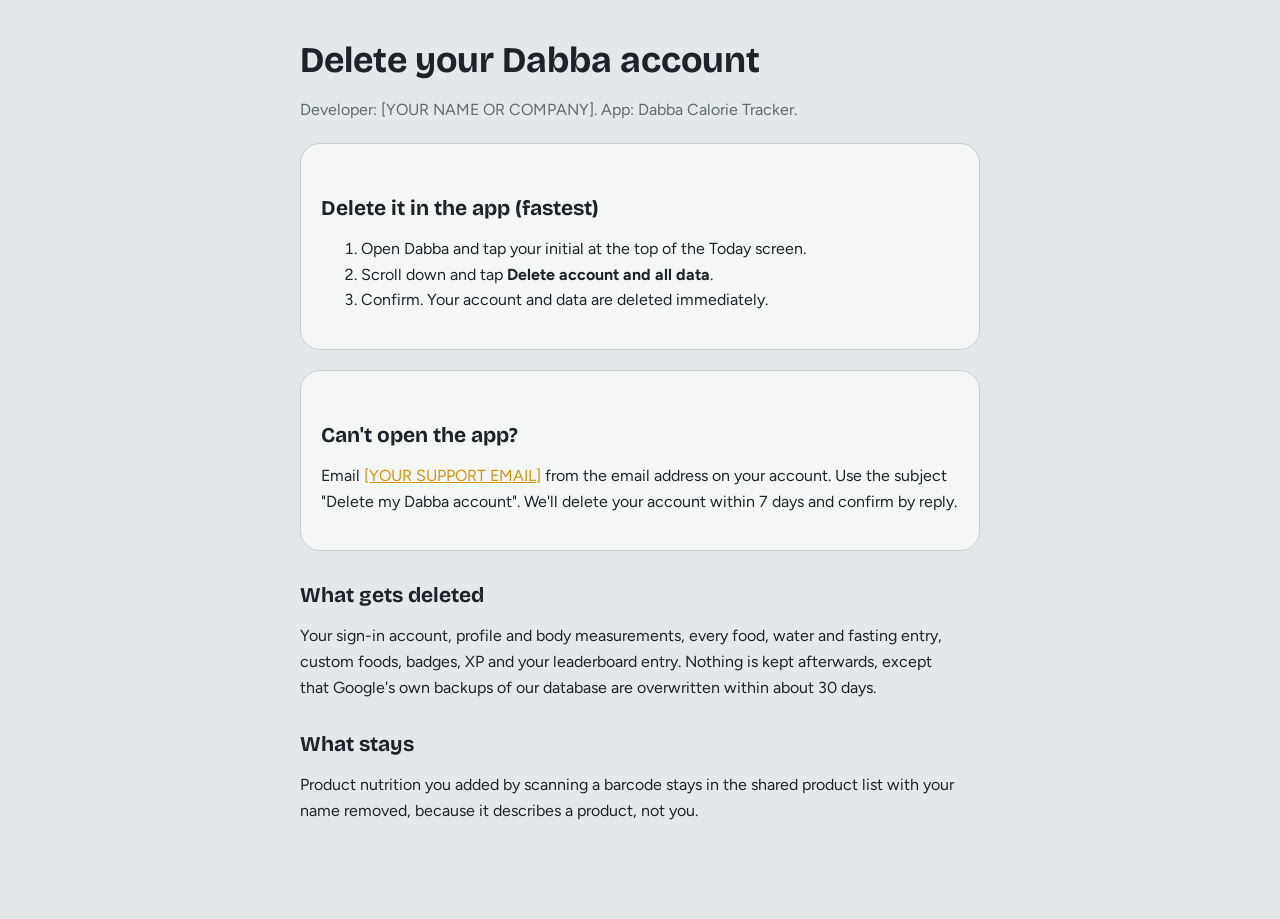
<file: delete-account.html>
<!DOCTYPE html>
<html lang="en"><head><meta charset="utf-8"><meta name="viewport" content="width=device-width,initial-scale=1">
<title>Delete your Dabba account</title><link href="https://fonts.googleapis.com/css2?family=Bricolage+Grotesque:wght@700;800&family=Figtree:wght@400;600&display=swap" rel="stylesheet"><link rel="stylesheet" href="style.css"></head>
<body><main>
<h1>Delete your Dabba account</h1>
<p class="muted">Developer: [YOUR NAME OR COMPANY]. App: Dabba Calorie Tracker.</p>
<div class="card">
<h2>Delete it in the app (fastest)</h2>
<ol><li>Open Dabba and tap your initial at the top of the Today screen.</li><li>Scroll down and tap <b>Delete account and all data</b>.</li><li>Confirm. Your account and data are deleted immediately.</li></ol>
</div>
<div class="card">
<h2>Can't open the app?</h2>
<p>Email <a href="mailto:[YOUR SUPPORT EMAIL]">[YOUR SUPPORT EMAIL]</a> from the email address on your account. Use the subject "Delete my Dabba account". We'll delete your account within 7 days and confirm by reply.</p>
</div>
<h2>What gets deleted</h2>
<p>Your sign-in account, profile and body measurements, every food, water and fasting entry, custom foods, badges, XP and your leaderboard entry. Nothing is kept afterwards, except that Google's own backups of our database are overwritten within about 30 days.</p>
<h2>What stays</h2>
<p>Product nutrition you added by scanning a barcode stays in the shared product list with your name removed, because it describes a product, not you.</p>
</main></body></html>
</file>
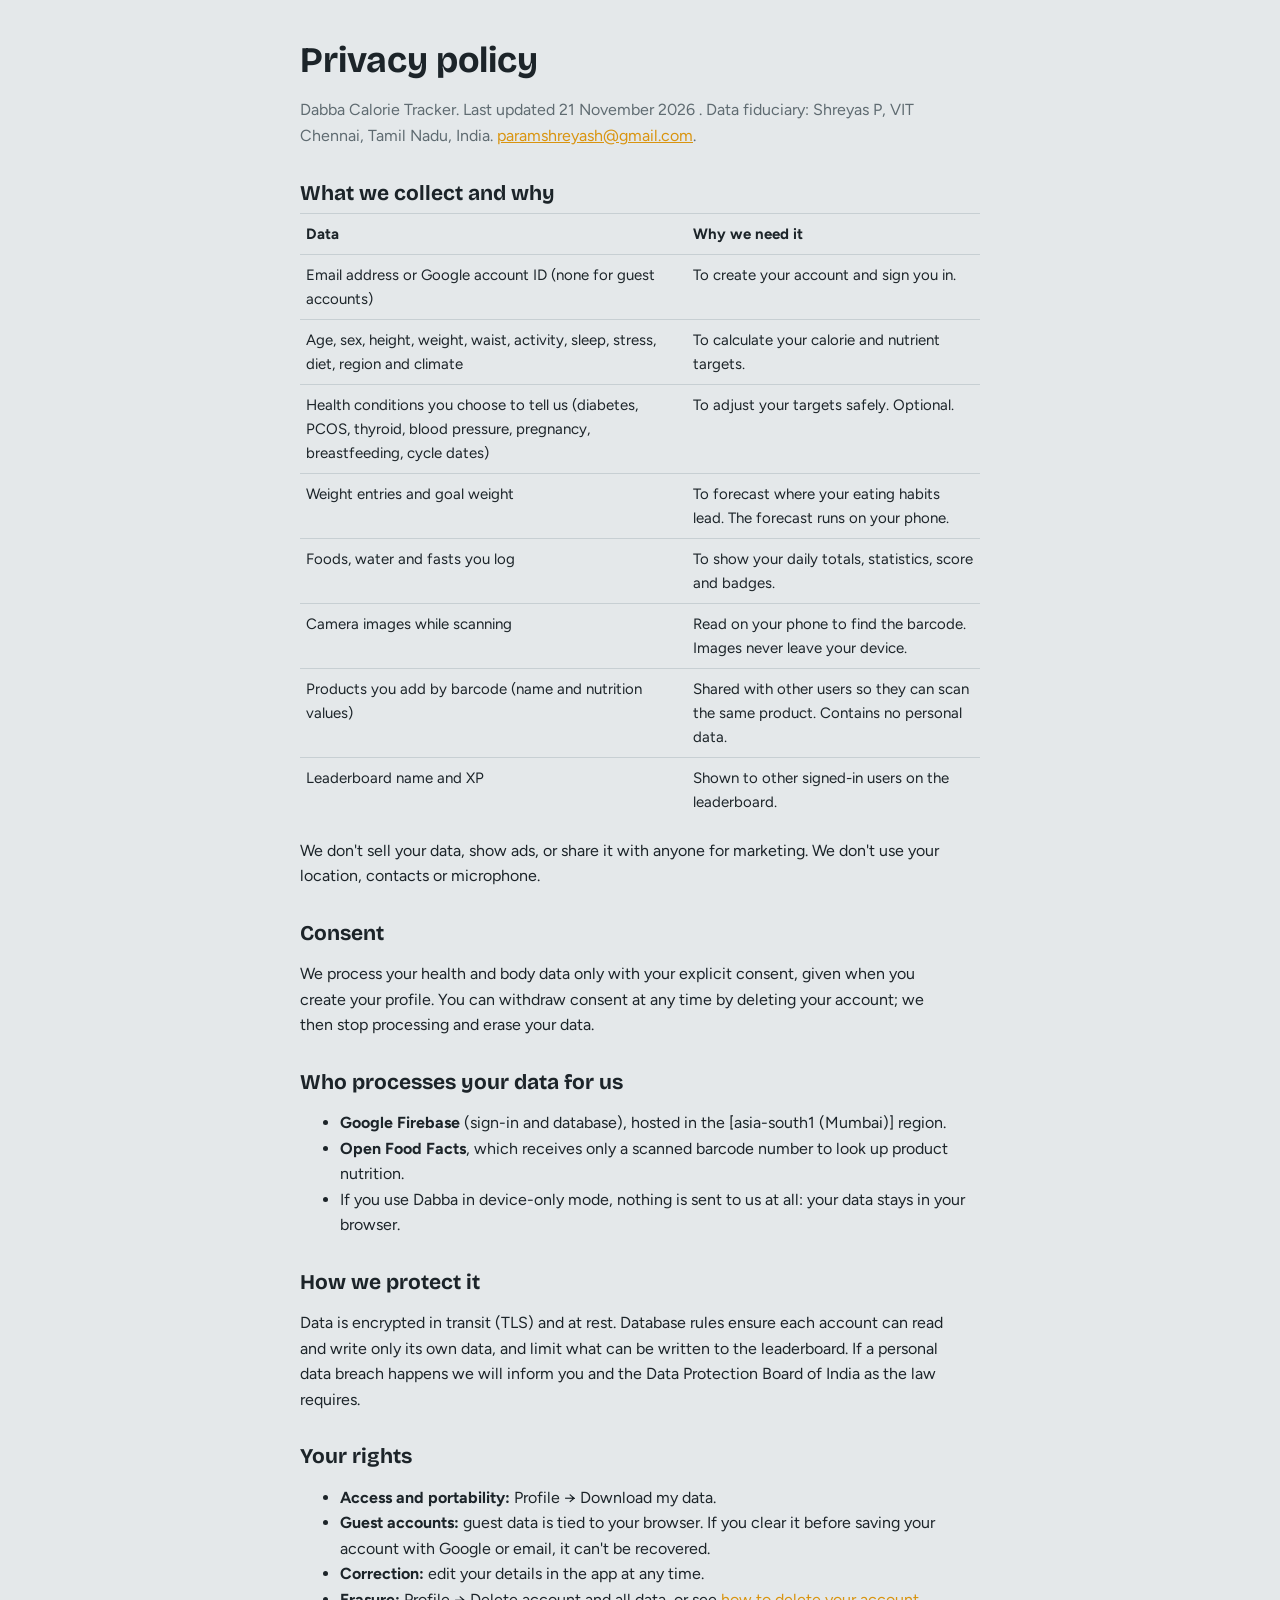
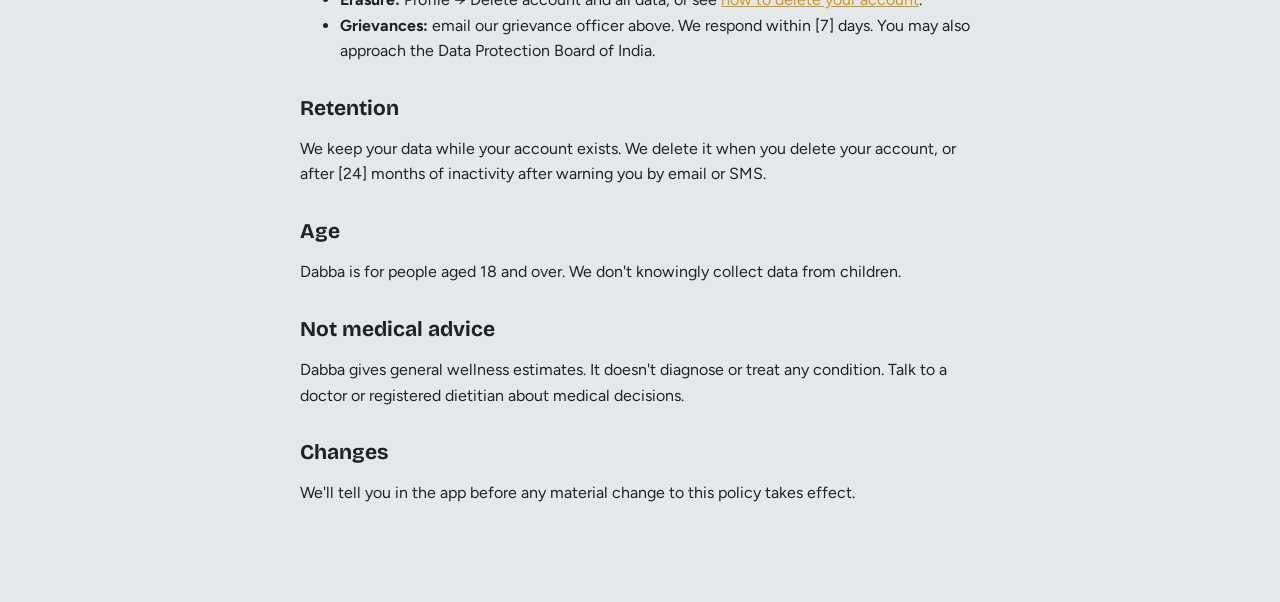
<file: privacy.html>
<!DOCTYPE html>
<html lang="en"><head><meta charset="utf-8"><meta name="viewport" content="width=device-width,initial-scale=1">
<title>Dabba privacy policy</title><link href="https://fonts.googleapis.com/css2?family=Bricolage+Grotesque:wght@700;800&family=Figtree:wght@400;600&display=swap" rel="stylesheet"><link rel="stylesheet" href="style.css"></head>
<body><main>
<!-- TEMPLATE: replace every [BRACKETED] value and have it reviewed before you publish. -->
<h1>Privacy policy</h1>
<p class="muted">Dabba Calorie Tracker. Last updated 21 November 2026 . Data fiduciary: Shreyas P, VIT Chennai, Tamil Nadu, India. <a href="mailto:paramshreyash@gmail.com">paramshreyash@gmail.com</a>.</p>

<h2>What we collect and why</h2>
<table>
<tr><th>Data</th><th>Why we need it</th></tr>
<tr><td>Email address or Google account ID (none for guest accounts)</td><td>To create your account and sign you in.</td></tr>
<tr><td>Age, sex, height, weight, waist, activity, sleep, stress, diet, region and climate</td><td>To calculate your calorie and nutrient targets.</td></tr>
<tr><td>Health conditions you choose to tell us (diabetes, PCOS, thyroid, blood pressure, pregnancy, breastfeeding, cycle dates)</td><td>To adjust your targets safely. Optional.</td></tr>
<tr><td>Weight entries and goal weight</td><td>To forecast where your eating habits lead. The forecast runs on your phone.</td></tr>
<tr><td>Foods, water and fasts you log</td><td>To show your daily totals, statistics, score and badges.</td></tr>
<tr><td>Camera images while scanning</td><td>Read on your phone to find the barcode. Images never leave your device.</td></tr>
<tr><td>Products you add by barcode (name and nutrition values)</td><td>Shared with other users so they can scan the same product. Contains no personal data.</td></tr>
<tr><td>Leaderboard name and XP</td><td>Shown to other signed-in users on the leaderboard.</td></tr>
</table>
<p>We don't sell your data, show ads, or share it with anyone for marketing. We don't use your location, contacts or microphone.</p>

<h2>Consent</h2>
<p>We process your health and body data only with your explicit consent, given when you create your profile. You can withdraw consent at any time by deleting your account; we then stop processing and erase your data.</p>

<h2>Who processes your data for us</h2>
<ul>
<li><b>Google Firebase</b> (sign-in and database), hosted in the [asia-south1 (Mumbai)] region.</li>
<li><b>Open Food Facts</b>, which receives only a scanned barcode number to look up product nutrition.</li>
<li>If you use Dabba in device-only mode, nothing is sent to us at all: your data stays in your browser.</li>
</ul>

<h2>How we protect it</h2>
<p>Data is encrypted in transit (TLS) and at rest. Database rules ensure each account can read and write only its own data, and limit what can be written to the leaderboard. If a personal data breach happens we will inform you and the Data Protection Board of India as the law requires.</p>

<h2>Your rights</h2>
<ul>
<li><b>Access and portability:</b> Profile → Download my data.</li>
<li><b>Guest accounts:</b> guest data is tied to your browser. If you clear it before saving your account with Google or email, it can't be recovered.</li>
<li><b>Correction:</b> edit your details in the app at any time.</li>
<li><b>Erasure:</b> Profile → Delete account and all data, or see <a href="delete-account.html">how to delete your account</a>.</li>
<li><b>Grievances:</b> email our grievance officer above. We respond within [7] days. You may also approach the Data Protection Board of India.</li>
</ul>

<h2>Retention</h2>
<p>We keep your data while your account exists. We delete it when you delete your account, or after [24] months of inactivity after warning you by email or SMS.</p>

<h2>Age</h2>
<p>Dabba is for people aged 18 and over. We don't knowingly collect data from children.</p>

<h2>Not medical advice</h2>
<p>Dabba gives general wellness estimates. It doesn't diagnose or treat any condition. Talk to a doctor or registered dietitian about medical decisions.</p>

<h2>Changes</h2>
<p>We'll tell you in the app before any material change to this policy takes effect.</p>
</main></body></html>
</file>
<file: style.css>
:root{--bg:#e4e8ea;--card:#f5f7f7;--ink:#1c2429;--muted:#5f6b71;--line:#c7cfd3;--haldi:#d9940f}
@media (prefers-color-scheme:dark){:root{--bg:#12171a;--card:#192024;--ink:#e7ecee;--muted:#9aa7ad;--line:#2f3a40;--haldi:#f0ad2b}}
*{box-sizing:border-box}body{margin:0;background:var(--bg);color:var(--ink);font:16px/1.6 "Figtree",system-ui,sans-serif}
main{max-width:720px;margin:0 auto;padding:40px 20px 80px}h1,h2{font-family:"Bricolage Grotesque",system-ui,sans-serif;line-height:1.15;text-wrap:balance}
h1{font-size:36px;margin:0 0 8px}h2{font-size:21px;margin:32px 0 8px}p,li{max-width:66ch}.muted{color:var(--muted)}
.card{background:var(--card);border:1px solid var(--line);border-radius:20px;padding:20px;margin:20px 0}a{color:var(--haldi)}
.btn{display:inline-block;background:var(--ink);color:var(--bg);padding:12px 20px;border-radius:999px;text-decoration:none;font-weight:600}
table{border-collapse:collapse;width:100%}td,th{border-top:1px solid var(--line);padding:8px 6px;text-align:left;vertical-align:top;font-size:15px}
</file>
